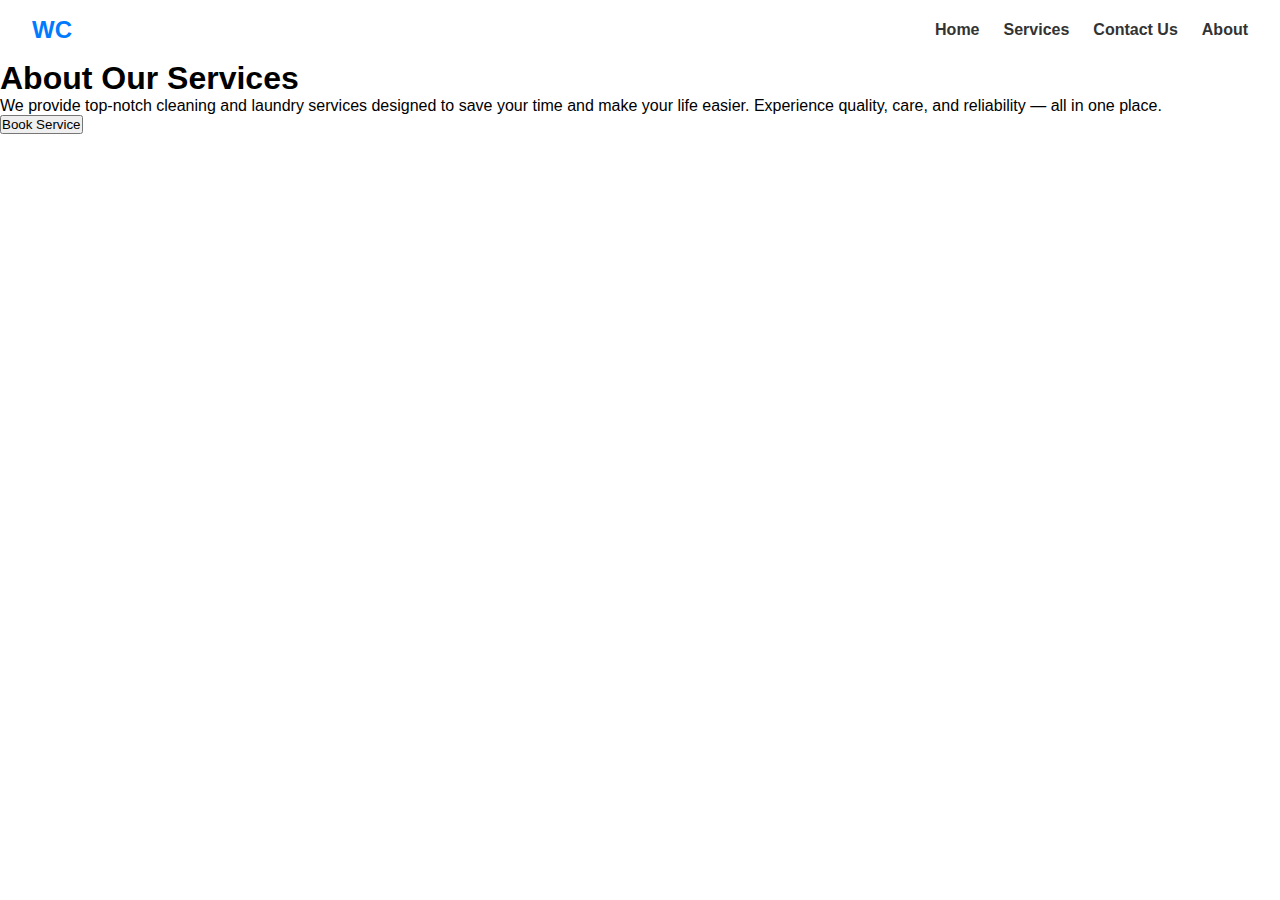
<file: index.html>
<!DOCTYPE html>
<html lang="en">
<head>
    <meta charset="UTF-8">
    <meta name="viewport" content="width=device-width, initial-scale=1.0">
    <title>Wise-Clean</title>
    <link rel="stylesheet" href="/style.css">
</head>
<body>
    <header>
        <nav class = "navbar">
            <div class = "logo">WC</div>
            <ul class = "nav-links">
                <li><a href="#">Home</a></li>
                <li><a href="#">Services</a></li>
                <li><a href="#">Contact Us</a></li>
                <li><a href="#">About</a></li>
            </ul>
        </nav>
    </header>
    <main>
        <section class = "hero-section">
            <div class="hero-content">
                <h1>About Our Services</h1>
                <p>We provide top-notch cleaning and laundry services designed to save your time
                and make your life easier. Experience quality, care, and reliability — all in one place.</p>
                <button class = "book-btn">Book Service</button>
            </div>
        </section>
    </main>
</body>
</html>
</file>
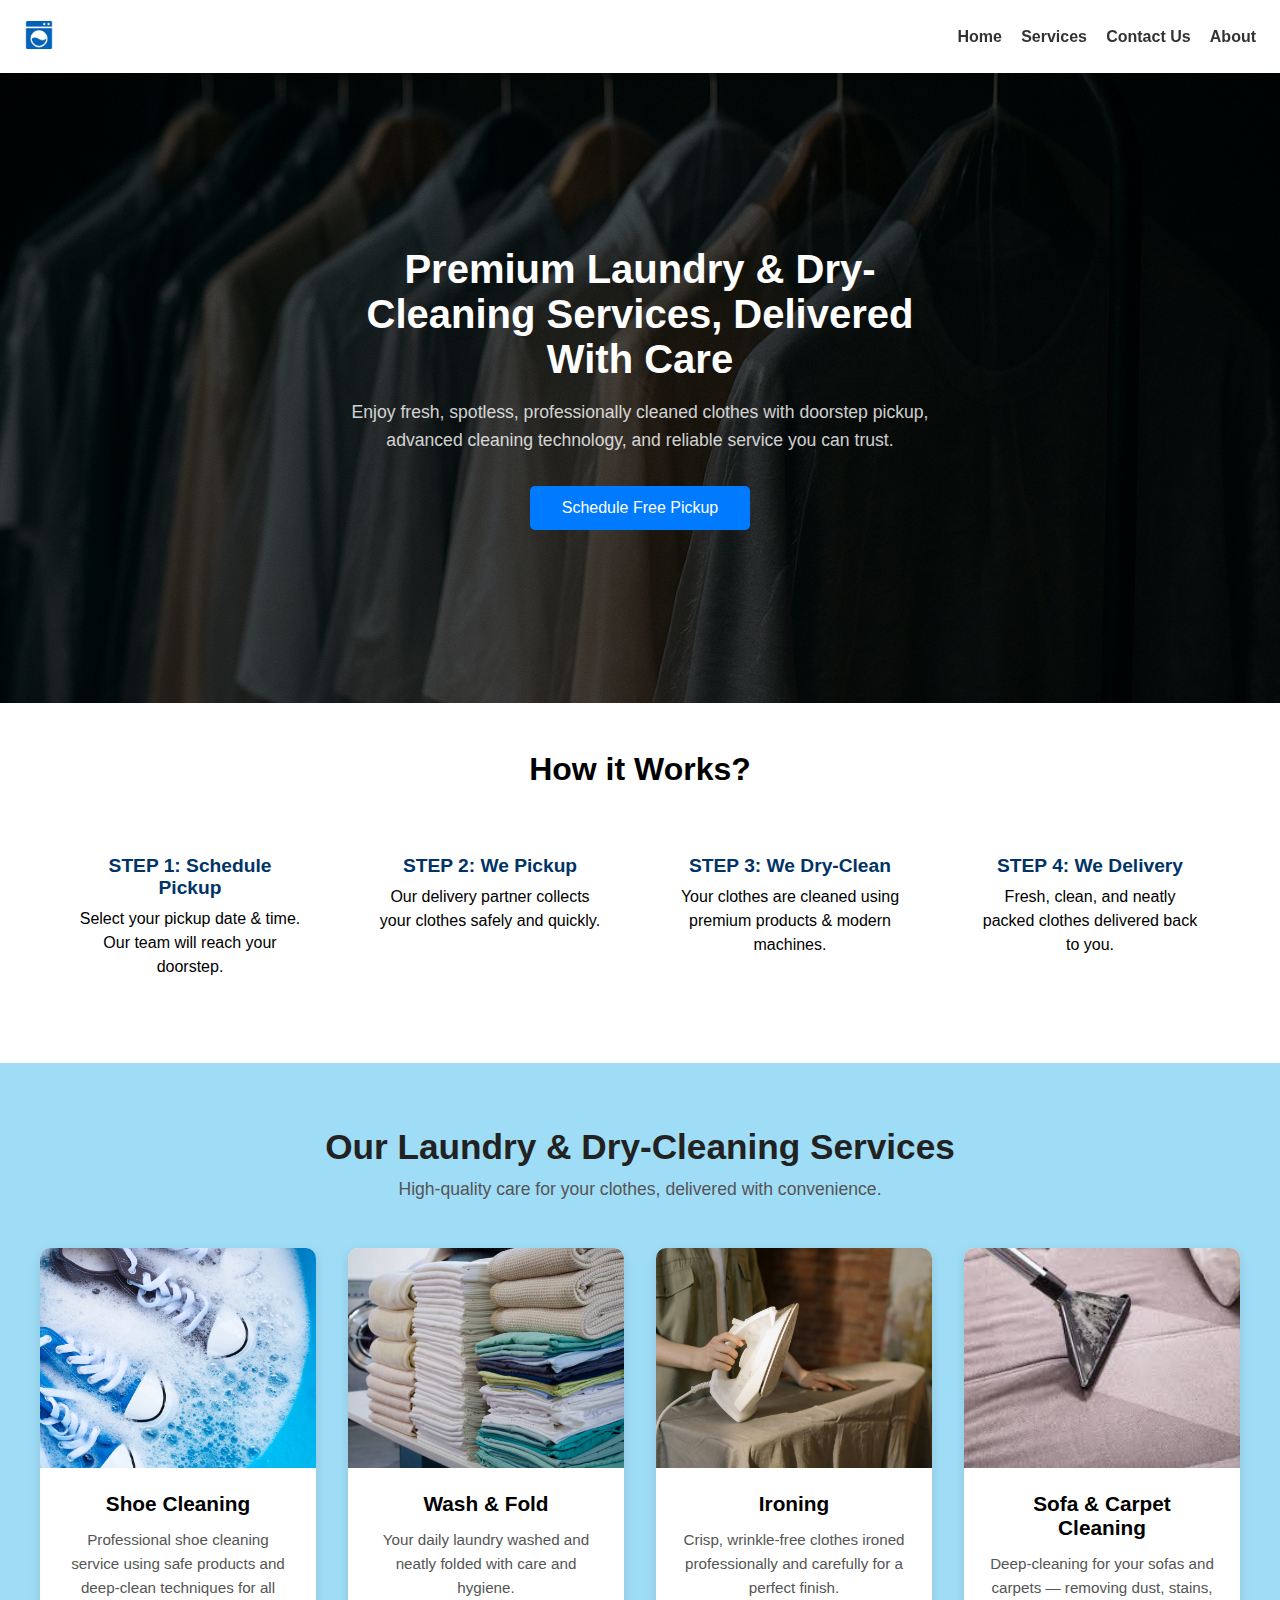
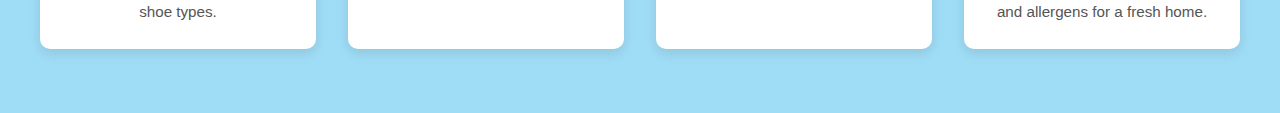
<file: public/index.html>
<!DOCTYPE html>
<html lang="en">
<head>
    <meta charset="UTF-8">
    <meta name="viewport" content="width=device-width, initial-scale=1.0">
    <link rel="icon" href="./static/logo.png">
    <title>Wise-Clean</title>
    <link rel="stylesheet" href="style.css">
</head>
<body>
    <header>
        <nav class = "navbar">
            <div class = "logo"><img src="./static/logo.png" alt="Wise Clean Logo"></div>
            <ul class = "nav-links">
                <li><a href="#">Home</a></li>
                <li><a href="#">Services</a></li>
                <li><a href="#">Contact Us</a></li>
                <li><a href="#">About</a></li>
            </ul>
        </nav>
    </header>
    <main>

      
<section class="hero-section">
    <div class="hero-content">
        <h1>Premium Laundry & Dry-Cleaning Services, Delivered With Care</h1>
        <p>Enjoy fresh, spotless, professionally cleaned clothes with doorstep pickup,
            advanced cleaning technology, and reliable service you can trust.</p>
        <button class="book-btn">Schedule Free Pickup</button>
    </div>
</section>




        <section class="work">

          <div class="work-section-head">
            <h2>How it Works?</h2>
          </div>

          <div class="work-section">

            <div class="work-section-info">
              <h3>STEP 1: Schedule Pickup</h3>
              <p>Select your pickup date & time. Our team will reach your doorstep.</p>
            </div>

            <div class="work-section-info">
              <h3>STEP 2: We Pickup</h3>
              <p>Our delivery partner collects your clothes safely and quickly.</p>
            </div>

            <div class="work-section-info">
              <h3>STEP 3: We Dry-Clean</h3>
              <p>Your clothes are cleaned using premium products & modern machines.</p>
            </div>

            <div class="work-section-info">
              <h3>STEP 4: We Delivery</h3>
              <p>Fresh, clean, and neatly packed clothes delivered back to you.</p>
            </div>

          </div>

        </section>


        <section class="services-section" id="services">
          <div class="services-header">
            <h2>Our Laundry & Dry-Cleaning Services</h2>
            <p>High-quality care for your clothes, delivered with convenience.</p>
          </div>

          <div class="services-flex">
            <div class="service-item-image">
                <img src="./static/shoe_cleaning.jpg" alt="Sofa & Carpet Cleaning">
                <div class="service-item-desc">
                  <h3>Shoe Cleaning</h3>
                  <p>Professional shoe cleaning service using safe products and deep-clean techniques for all shoe types.</p>
                </div>
              </div>

            <div class="service-item-image">
              <img src="./static/wash_and_fold.jpg" alt="Sofa & Carpet Cleaning">
              <div class="service-item-desc">
                <h3>Wash & Fold</h3>
                <p>Your daily laundry washed and neatly folded with care and hygiene.</p>
              </div>
            </div>

            <div class="service-item-image">
              <img src="./static/ironing.jpg" alt="Sofa & Carpet Cleaning">
              <div class="service-item-desc">
                <h3>Ironing</h3>
                <p>Crisp, wrinkle-free clothes ironed professionally and carefully for a perfect finish.</p>
              </div>
            </div>

            <div class="service-item-image">
              <img src="./static/sofa.jpeg" alt="Sofa & Carpet Cleaning">
              <div class="service-item-desc">
                <h3>Sofa & Carpet Cleaning</h3>
                <p>Deep-cleaning for your sofas and carpets — removing dust, stains, and allergens for a fresh home.</p>
              </div>
            </div>
          </div>
</section>

    </main>
</body>
</html>
</file>
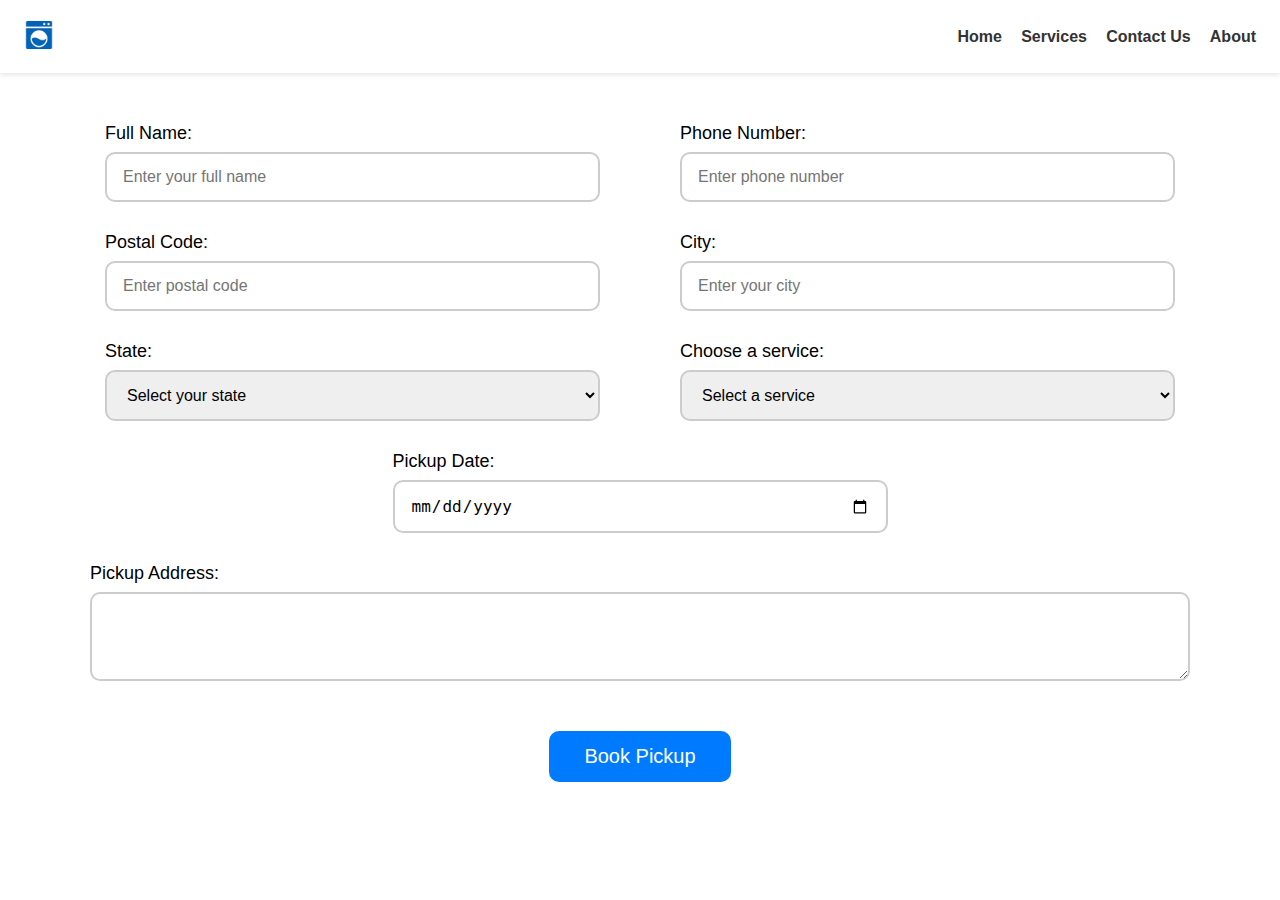
<file: public/book.html>
<!DOCTYPE html>
<html lang="en">
<head>
    <meta charset="UTF-8">
    <meta name="viewport" content="width=device-width, initial-scale=1.0">
    <link rel="icon" href="./static/logo.png">
    <title>Wise-Clean</title>
    <link rel="stylesheet" href="style.css">
    <link rel="stylesheet" href="https://cdnjs.cloudflare.com/ajax/libs/font-awesome/6.5.0/css/all.min.css">
</head>
<body>
    <header>
        <nav class = "navbar">
            <div class = "logo"><img src="./static/logo.png" alt="Wise Clean Logo"></div>
            <ul class = "nav-links">
                <li><a href="#">Home</a></li>
                <li><a href="./services.html">Services</a></li>
                <li><a href="#">Contact Us</a></li>
                <li><a href="#">About</a></li>
            </ul>
        </nav>
    </header>
    <main>
    
    <section class="booking-section">
    <div class="booking-container">
        <div class="booking-card">
        <div class="booking-grid">

            <div class="booking-item">
                <label for="name">Full Name:</label>
                <input type="text" id="name" class="booking-field" placeholder="Enter your full name">
            </div>

            <div class="booking-item">
                <label for="phone">Phone Number:</label>
                <input type="tel" id="phone" class="booking-field" placeholder="Enter phone number">
            </div>

            <div class="booking-item">
                <label for="postal">Postal Code:</label>
                <input type="text" id="postal" class="booking-field" placeholder="Enter postal code">
            </div>

            <div class="booking-item">
                <label for="city">City:</label>
                <input type="text" id="city" class="booking-field" placeholder="Enter your city">
            </div>

            <div class="booking-item">
                <label for="state">State:</label>
                <select id="state" class="booking-field">
                    <option disabled selected>Select your state</option>
                    <option value="maharashtra">Maharashtra</option>
                    <option value="karnataka">Karnataka</option>
                    <option value="gujarat">Gujarat</option>
                    <option value="delhi">Delhi</option>
                </select>
            </div>

            <div class="booking-item">
                <label for="service-select">Choose a service:</label>
                <select id="service-select" class="booking-field">
                    <option disabled selected>Select a service</option>
                    <option value="laundry">Laundry</option>
                    <option value="dryclean">Dry Cleaning</option>
                    <option value="shoe">Shoe Cleaning</option>
                </select>
            </div>

            <div class="booking-item">
                <label for="pickup-date">Pickup Date:</label>
                <input type="date" id="pickup-date" class="booking-field">
            </div>

            <div class="booking-item full">
                <label for="address">Pickup Address:</label>
                <textarea id="address" class="booking-field" rows="3"></textarea>
            </div>


            <div class="booking-btn-wrapper" style="grid-column: span 2; text-align: center; margin-top: 20px;">
                <button class="booking-btn">Book Pickup</button>
            </div>

        </div>
        </div>
    </div>
</section>



    </main>
    <script src = "app.js"></script>
</body>
</html>
</file>
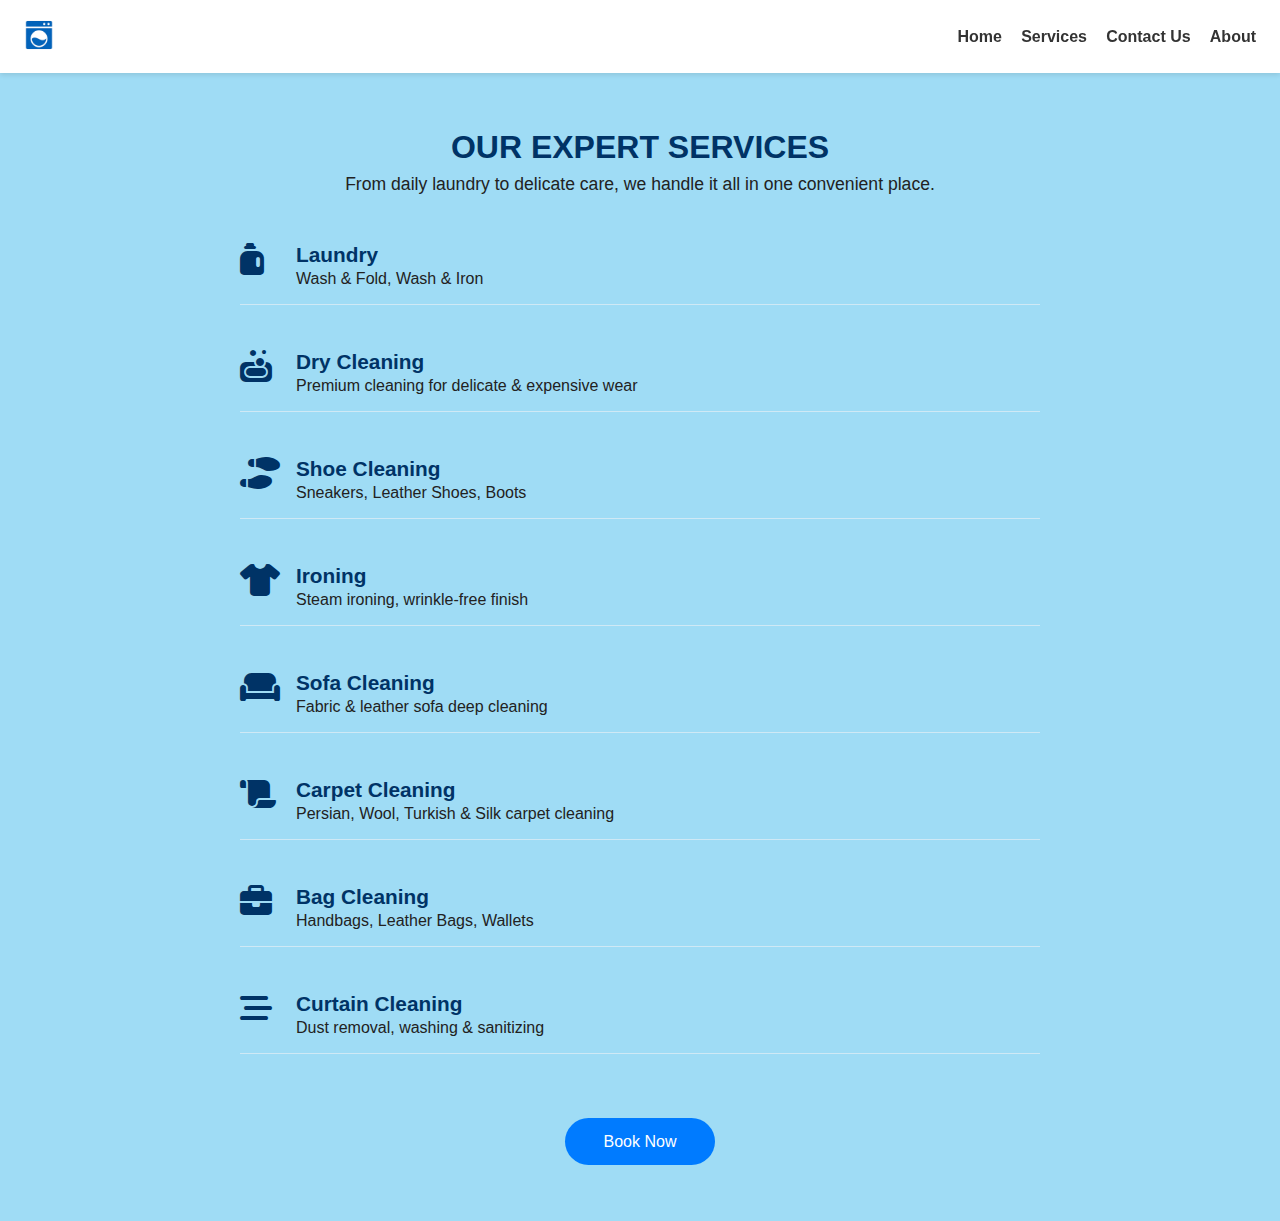
<file: public/services.html>
<!DOCTYPE html>
<html lang="en">
<head>
    <meta charset="UTF-8">
    <meta name="viewport" content="width=device-width, initial-scale=1.0">
    <title>Wise-Clean</title>
    <link rel="icon" href="./static/logo.png">
    <link rel="stylesheet" href="style.css">
    <link rel="stylesheet" href="https://cdnjs.cloudflare.com/ajax/libs/font-awesome/6.5.0/css/all.min.css">
</head>
<body>
    <header>
        <nav class = "navbar">
            <div class = "logo"><img src="./static/logo.png" alt="Wise Clean Logo"></div>
            <ul class = "nav-links">
                <li><a href="./index.html">Home</a></li>
                <li><a href="./services.html">Services</a></li>
                <li><a href="#">Contact Us</a></li>
                <li><a href="#">About</a></li>
            </ul>
        </nav>
    </header>

    <main>
        <section class="services-main">

                    <h2 class="services-heading">OUR EXPERT SERVICES</h2>
                    <p class="services-subtext">From daily laundry to delicate care, we handle it all in one convenient place.</p>

                    <div class="services-list">

                        <!-- Laundry -->
                        <div class="service-item">
                            <i class="fa-solid fa-jug-detergent service-icon"></i>
                            <div class="service-text">
                                <h3>Laundry</h3>
                                <p>Wash & Fold, Wash & Iron</p>
                            </div>
                        </div>

                        <!-- Dry Cleaning -->
                        <div class="service-item">
                            <i class="fa-solid fa-soap service-icon"></i>
                            <div class="service-text">
                                <h3>Dry Cleaning</h3>
                                <p>Premium cleaning for delicate & expensive wear</p>
                            </div>
                        </div>

                        <!-- Shoe Cleaning -->
                        <div class="service-item">
                            <i class="fa-solid fa-shoe-prints service-icon"></i>
                            <div class="service-text">
                                <h3>Shoe Cleaning</h3>
                                <p>Sneakers, Leather Shoes, Boots</p>
                            </div>
                        </div>

                        <!-- Ironing -->
                        <div class="service-item">
                            <i class="fa-solid fa-shirt service-icon"></i>
                            <div class="service-text">
                                <h3>Ironing</h3>
                                <p>Steam ironing, wrinkle-free finish</p>
                            </div>
                        </div>

                        <!-- Sofa Cleaning -->
                        <div class="service-item">
                            <i class="fa-solid fa-couch service-icon"></i>
                            <div class="service-text">
                                <h3>Sofa Cleaning</h3>
                                <p>Fabric & leather sofa deep cleaning</p>
                            </div>
                        </div>

                        <!-- Carpet Cleaning -->
                        <div class="service-item">
                            <i class="fa-solid fa-scroll service-icon"></i> 
                            <div class="service-text">
                                <h3>Carpet Cleaning</h3>
                                <p>Persian, Wool, Turkish & Silk carpet cleaning</p>
                            </div>
                        </div>

                        <!-- Bag Cleaning -->
                        <div class="service-item">
                            <i class="fa-solid fa-briefcase service-icon"></i>
                            <div class="service-text">
                                <h3>Bag Cleaning</h3>
                                <p>Handbags, Leather Bags, Wallets</p>
                            </div>
                        </div>

                        <!-- Curtain Cleaning -->
                        <div class="service-item">
                            <i class="fa-solid fa-bars-staggered service-icon"></i>
                            <div class="service-text">
                                <h3>Curtain Cleaning</h3>
                                <p>Dust removal, washing & sanitizing</p>
                            </div>
                        </div>

                    </div>

                    <!-- BOOK NOW BUTTON -->
                    <div class="services-btn-container">
                        <button class="services-btn">Book Now</button>
                    </div>

                </section>

    </main>
</body>
</html>
</file>
<file: style.css>
* {
    margin: 0;
    padding: 0;
    box-sizing: border-box;
}

body {
    font-family: "poppins",sans-serif;
}

header {
    top: 0;
    position: sticky;
    z-index: 1000;
    background: #fff;
    box-shadow: 0 2px 5px rgba(0,0,0,o.1);
}

.navbar {
    display: flex;
    justify-content: space-between;
    align-items: center;
    padding: 1rem 2rem;
    transition: padding 0.3s ease;
}

.nav-links {
    display: flex;
    list-style: none;
    gap: 1.5rem;
}

.logo {
    font-size: 1.5rem;
    font-weight: bold;
    color:#007bff;
}

.nav-links a {
    text-decoration: none;
    color: #333;
    font-weight: 500;
    transition: 0.3s;
    font-weight: 650;
}

.nav-links a:hover {
    color: #007bff;
    border-bottom: 2px solid #007bff;
    transition: border-bottom 1s ease;
    padding-bottom: 2px;
    
    
}
</file>
<file: public/style.css>
* {
    margin: 0;
    padding: 0;
    box-sizing: border-box;
}

body {
    font-family: "poppins",sans-serif;
}

/* HEADER */
header {
    top: 0;
    position: sticky;
    z-index: 1000;
    background:#fff;
    box-shadow: 0 2px 5px rgba(0,0,0,0.1);
}

/* NAVBAR */
.navbar {
    display: flex;
    justify-content: space-between;
    align-items: center;

    padding: 0.6rem 1.5rem;   
}

/* LOGO */
.logo img {
    width: 50px;      
    object-fit: contain;
    margin-left: -10px;  
}

/* NAV LINKS */
.nav-links {
    display: flex;
    list-style: none;
    gap: 1.2rem;    
}
.nav-links a {
    text-decoration: none;
    color: #333;
    font-weight: 600;
    transition: 0.3s ease;
}

.nav-links a:hover {
    color: #007bff;
    border-bottom: 2px solid #007bff;
    padding-bottom: 2px;
}

.hero-section {
    background-image: url('./static/background-image.png');
;
    background-size: cover;
    background-position: center;
    background-repeat: no-repeat;
    width: 100%;
    height: 70vh; 
    display: flex;
    justify-content: center;
    align-items: center;
    text-align: center;
    color: white;
    position: relative;
}


.hero-content {
    position: relative;
    z-index: 2;
    max-width: 700px;
    padding: 2rem;
}

.hero-content h1 {
    font-size: 2.5rem;
    margin-bottom: 1rem;
    
}

.hero-content p {
    font-size: 1.1rem;
    margin-bottom: 2rem;
    line-height: 1.6;
    opacity: 0.8;
}

/* Button styling */
.book-btn {
    background-color: #007bff;
    color: white;
    border: none;
    padding: 0.8rem 2rem;
    border-radius: 5px;
    font-size: 1rem;
    cursor: pointer;
    transition: 0.3s ease;
}

.book-btn:hover {
    background-color: transparent;
    transform: scale(1.05);
    box-shadow: 0 2px 4px rgba(255, 255,255,0.3);
    border: 1px solid #fff;
}

@media (max-width: 768px) {


    .hero-content h1 {
        font-size: 2rem;
    }
    .hero-content p {
        font-size: 1rem;
    }
}

.services-section {
  background-color: #f8f9fa;
  padding: 4rem 2rem;
  text-align: center;
  background-color: #9fdcf5;
}

.services-header {
  margin-bottom: 3rem;
}

.services-header h2 {
  font-size: 2.2rem;
  font-weight: 700;
  color: #222;
  margin-bottom: 0.8rem;
}

.services-header p {
  font-size: 1.1rem;
  color: #555;
}


.services-flex {
  display: flex;
  flex-wrap: wrap;
  justify-content: center;       
  gap: 2rem;                      
  max-width: 1200px;
  margin: 0 auto;
}


.service-item-image {
  background: #fff;
  border-radius: 10px;
  overflow: hidden;
  box-shadow: 0 4px 12px rgba(0, 0, 0, 0.1);
  transition: transform 0.3s ease, box-shadow 0.3s ease;
  flex: 1 1 260px;   
  max-width: 280px; 
}

.service-item-image:hover {
  transform: translateY(-6px);
  box-shadow: 0 8px 20px rgba(0, 0, 0, 0.15);
}


.service-item-image img {
  width: 100%;
  height: 220px;
  object-fit: cover;
  display: block;
}


.service-item-desc {
  padding: 1.5rem;
}

.service-item-desc h3 {
  font-size: 1.3rem;
  font-weight: 600;
  color: #000;
  margin-bottom: 0.7rem;
}

.service-item-desc p {
  color: #555;
  font-size: 0.95rem;
  line-height: 1.6;
}


@media (max-width: 1024px) {
  .services-flex {
    justify-content: center;
    gap: 1.5rem;
  }
}

@media (max-width: 768px) {
  .service-item-image {
    flex: 1 1 45%; 
    max-width: 100%;
  }
  .service-item-image img {
    height: 200px;
  }
}

@media (max-width: 480px) {
  .service-item-image {
    flex: 1 1 100%; 
  }
  .service-item-desc h3 {
    font-size: 1.15rem;
  }
  .service-item-desc p {
    font-size: 0.9rem;
  }
}
/* ========================= */
/* WORK SECTION (CLEAN FIXED) */
/* ========================= */

.work {
    width: 100%;
    padding: 3rem 1.5rem;
    background: #fff;
}

.work-section-head {
    text-align: center;
    margin-bottom: 2rem;
}

.work-section-head h2 {
    font-size: 2rem;
    margin: 0;
    color: #000;
}

/* FLEX GRID */
.work-section {
    display: flex;
    flex-wrap: wrap;
    justify-content: center;
    gap: 2.5rem;
    padding: 1rem 0;
    background: #fff;
}

/* EACH ITEM */
.work-section-info {
    width: 260px;
    max-width: 280px;
    text-align: center;
    padding: 1.2rem;
}

/* ICON */
.work-icon {
    font-size: 2.8rem;
    color: #003366;
    margin-bottom: 1rem;
}

/* TITLE */
.work-section-info h3 {
    font-size: 1.2rem;
    margin-bottom: 0.5rem;
    color: #003366;
}

/* PARAGRAPH */
.work-section-info p {
    font-size: 1rem;
    color: #000;
    line-height: 1.5;
}

/* ----------------------- */
/* RESPONSIVE BREAKPOINTS  */
/* ----------------------- */

@media (max-width: 992px) {
    .work-section-info { width: 230px; }
    .work-icon { font-size: 2.4rem; }
}

@media (max-width: 768px) {
    .work-section-info { width: 45%; }
    .work-icon { font-size: 2.2rem; }
    .work-section-info h3 { font-size: 1.1rem; }
    .work-section-info p { font-size: 0.95rem; }
}

@media (max-width: 576px) {
    .work-section-info { width: 100%; }
    .work-icon { font-size: 2rem; }
    .work-section-info h3 { font-size: 1.05rem; }
    .work-section-info p { font-size: 0.9rem; }
}

/* ========================= */
/* WORK BUTTON (MATCH HERO) */
/* ========================= */

.work-btn-container {
    text-align: center;
    margin-top: 2rem;
}
.work-btn {
    background-color: #007bff;
    color: white;
    border: none;
    padding: 0.9rem 2.2rem;
    border-radius: 30px;
    font-size: 1rem;
    cursor: pointer;
    transition: background-color 0.3s ease;
    white-space: nowrap;    /* FIX: one-line text */
}

.work-btn:hover {
    background-color: #000;
    color: white;
}

@media (max-width: 576px) {
    .work-btn {
        width: auto;
        max-width: none;
    }
}

@media (max-width: 400px) {
    .work-btn {
        font-size: 0.9rem;
    }
}

/* ---------- SERVICES PAGE ---------- */

.services-main {
    width: 100%;
    padding: 3.5rem 1rem;
    background: #9fdcf5; /* Light blue background */
}

/* Heading */
.services-heading {
    text-align: center;
    font-size: 2rem;
    font-weight: 700;
    margin-bottom: 0.5rem;
    color: #003366;
}

/* Paragraph */
.services-subtext {
    text-align: center;
    font-size: 1.1rem;
    color: #222;
    margin-bottom: 2rem;
}

/* Services List */
.services-list {
    max-width: 800px;
    margin: 0 auto;
    display: flex;
    flex-direction: column;
    gap: 1.8rem;
    padding-bottom: 2rem;
}

/* Single Service Row */
.service-item {
    display: flex;
    gap: 1rem;
    align-items: flex-start;
    padding: 1rem 0;
    border-bottom: 1px solid #cfe9f5;
}

/* Icon */
.service-icon {
    font-size: 2rem;
    color: #003366;
    min-width: 40px;
}

/* Text */
.service-text h3 {
    margin: 0;
    font-size: 1.3rem;
    color: #003366;
}

.service-text p {
    margin: 0.2rem 0 0;
    font-size: 1rem;
    color: #222;
}

/* BOOK NOW BUTTON */
.services-btn-container {
    text-align: center;
    margin-top: 2rem;
}

.services-btn {
    background-color: #007bff;
    color: white;
    border: none;
    padding: 0.9rem 2.4rem;
    border-radius: 30px;
    font-size: 1rem;
    cursor: pointer;
    transition: 0.3s ease;
}

.services-btn:hover {
    background-color: #000;
}

/* Responsive */
@media (max-width: 600px) {
    .service-item {
        flex-direction: row;
    }

    .service-icon {
        font-size: 1.6rem;
    }

    .service-text h3 {
        font-size: 1.15rem;
    }
}

.booking-grid {
    display: flex;
    flex-wrap: wrap;            
    justify-content: center;    
    gap: 30px 80px;             
    max-width: 1100px;          
    margin: 50px auto;          
}


.booking-item {
    width: 45%;                
    display: flex;
    flex-direction: column;
    gap: 8px;
    font-size: 18px;
}


.booking-item.full,
.booking-btn-wrapper {
    width: 100%;                
}


.booking-field {
    width: 100%;
    padding: 14px 16px;
    border: 2px solid #ccc;
    border-radius: 10px;
    font-size: 16px;
    outline: none;
    transition: 0.3s;
    box-sizing: border-box;
}

.booking-field:focus {
    border-color: #007bff;
    box-shadow: 0 0 8px rgba(0,123,255,0.4);
}

/* Button */
.booking-btn-wrapper {
    text-align: center;
    margin-top: 10px;
}

.booking-btn {
    padding: 14px 35px;
    background-color: #007bff;
    color: white;
    border: none;
    border-radius: 10px;
    font-size: 20px;
    cursor: pointer;
    transition: 0.3s;
}

.booking-btn:hover {
    background-color: #005fcc;
    transform: scale(1.05);
}

/* ============================
   MOBILE MODERN STYLING
============================ */
@media (max-width: 768px) {

    /* The card around the form */
    .booking-card {
        background: #ffffff;
        padding: 20px 20px;
        border-radius: 16px;
        box-shadow: 0 4px 20px rgba(0,0,0,0.12);
        width: 100%;
        margin-top: 20px;
        box-sizing: border-box;
    }

    /* grid becomes a single column */
    .booking-grid {
        padding: 0;
        margin: 0;
        gap: 22px;
        justify-content: flex-start;
    }

    /* field containers */
    .booking-item {
        width: 100%;
        gap: 6px;
    }

    /* labels */
    .booking-item label {
        font-size: 15px;
        color: #444;
        font-weight: 600;
    }

    /* inputs */
    .booking-field {
        padding: 13px 16px;
        border-radius: 12px;
        font-size: 15px;
        border: 1.5px solid #ccc;
    }

    .booking-field:focus {
        border-color: #007bff;
        box-shadow: 0 0 8px rgba(0, 123, 255, 0.25);
    }

    /* textarea */
    #address.booking-field {
        height: 110px;
        border-radius: 12px;
    }

    /* modern button */
    .booking-btn {
        width: 100%;
        padding: 15px;
        border-radius: 12px;
        font-size: 18px;
        font-weight: 600;
        background: linear-gradient(135deg, #007bff, #005fcc);
        box-shadow: 0 4px 12px rgba(0, 123, 255, 0.25);
        transition: 0.2s;
    }

    .booking-btn:active {
        transform: scale(0.96);
    }
}
</file>
